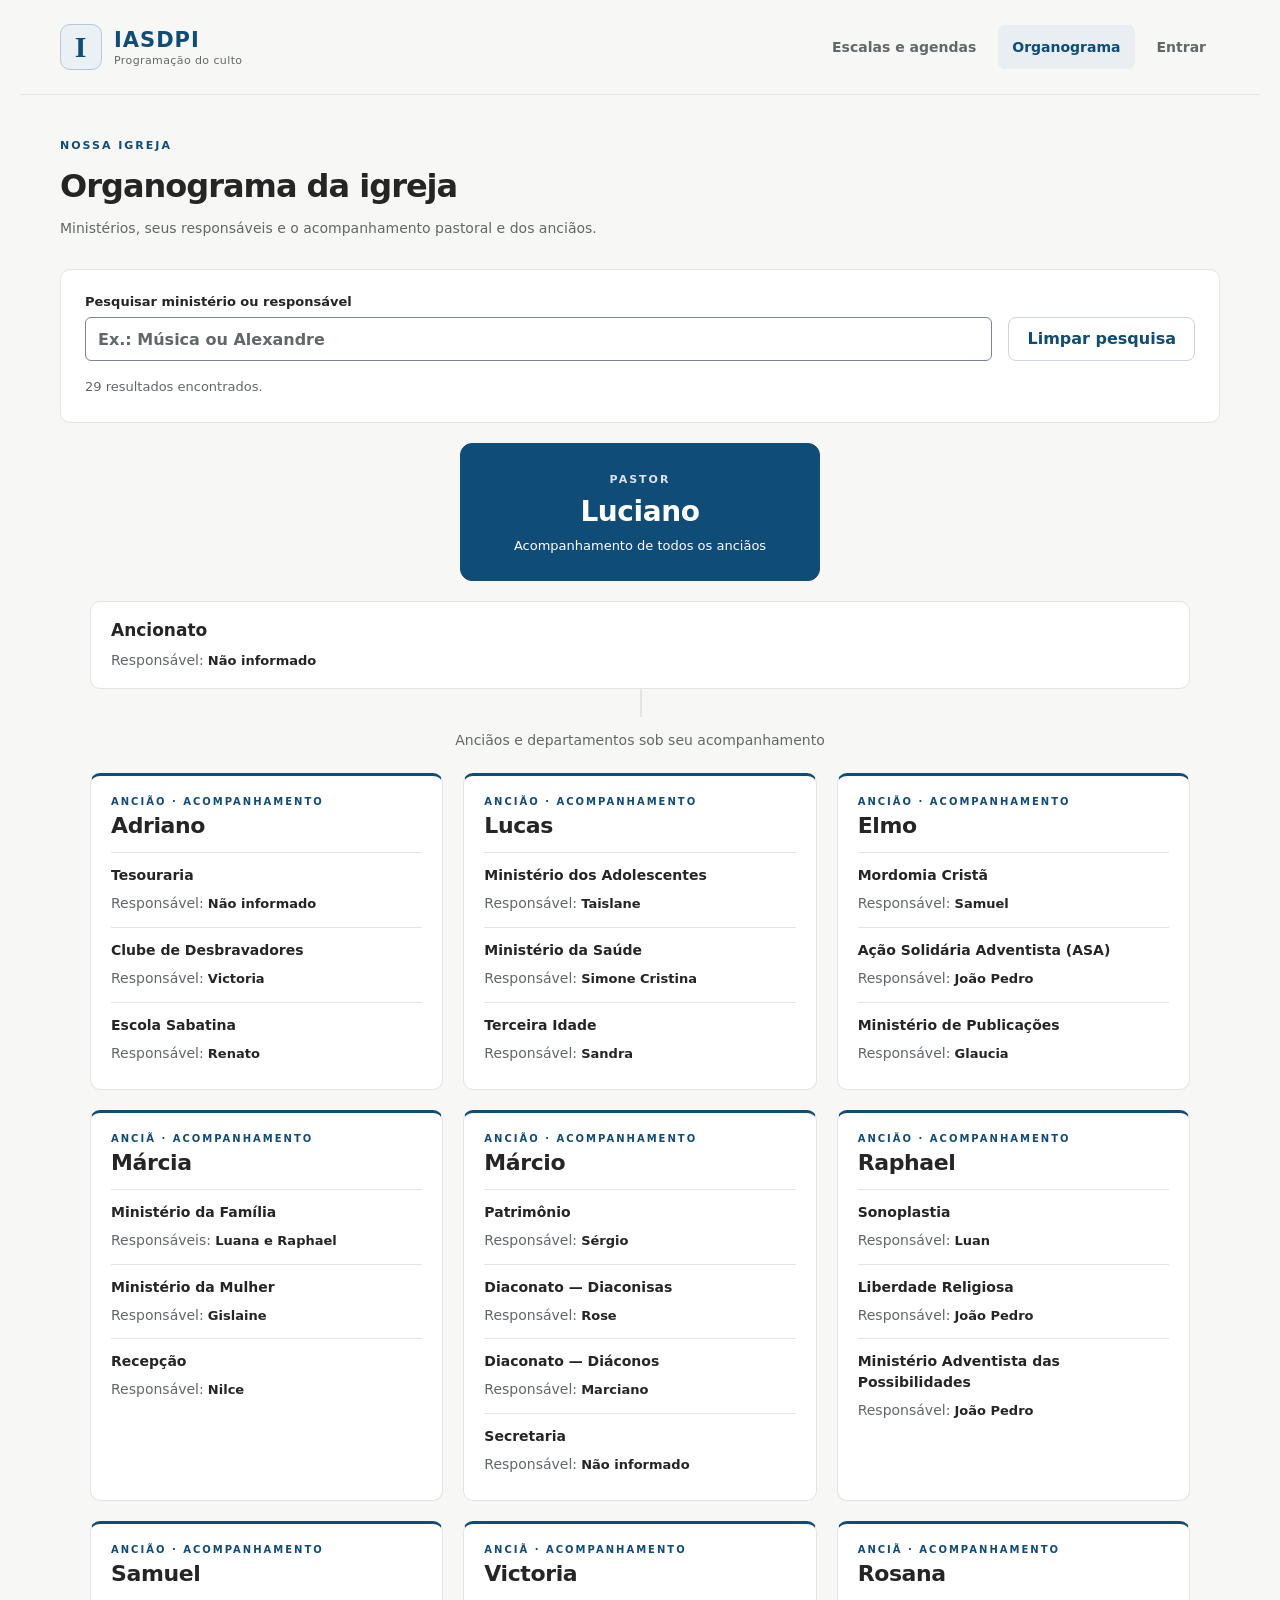
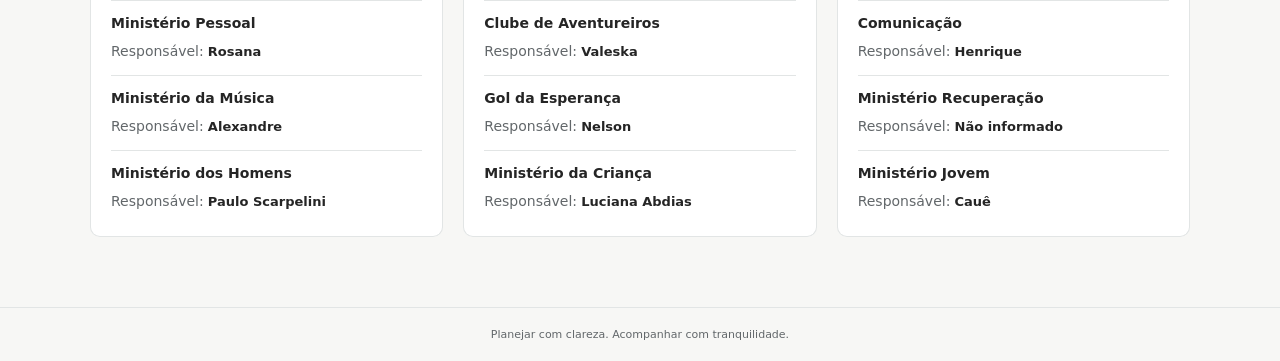
<file: index.html>
<!doctype html>
<html lang="pt-BR">
<head>
  <meta charset="utf-8">
  <meta http-equiv="Content-Security-Policy" content="default-src 'self'; script-src 'self'; style-src 'self' 'unsafe-inline'; connect-src 'self' https://pwbxksxxmnblqwpvlheu.supabase.co; img-src 'self' data:; object-src 'none'; base-uri 'none'; form-action 'self'">
  <meta name="viewport" content="width=device-width, initial-scale=1, viewport-fit=cover">
  <meta name="theme-color" content="#0F4C78">
  <title>IASDPI · Programação do culto</title>
  <link rel="stylesheet" data-release-style href="assets/styles-27cad1d6259b4478b510c76df590d5b03f0d729e766b48157c3795302ce385cc.css?v=27cad1d6259b4478" integrity="sha256-J8rR1iWbRHi1EMdt9ZDVsD8Ncp52a0gVfDeVMCzjhcw=" crossorigin="anonymous">
<script src="agenda-data.js?v=7fbd6d7aeb9fc600" defer></script>
  <script src="assets/loader-b4e28416bd18697fb71dae675db1ac6fea6251f9df33830efebdc6185e4a1dfb.js?v=b4e28416bd18697f" integrity="sha256-tOKEFr0YaX+3Ha5nXbGsb+piUfnfM4MO/r3GGF5KHfs=" crossorigin="anonymous" defer></script>
</head>
<body>
  <a class="skip-link" href="#app">Ir para o conteúdo</a>
  <header class="header">
    <a class="brand" href="#organization"><span class="brand-mark">I</span><span>IASDPI<small>Programação do culto</small></span></a>
    <nav aria-label="Navegação principal">
      <a href="#home" data-page="home" hidden>Início</a>
      <a href="#programs" data-page="programs" hidden>Programações</a>
      <a href="#actuals" data-page="actuals" hidden>Registrar culto</a>
      <a href="#tracking" data-page="tracking" hidden>Acompanhar</a>
      <a href="#agendas" data-page="agendas">Escalas e agendas</a>
      <a href="#organization" data-page="organization">Organograma</a>
      <a href="#archive" data-page="archive" hidden>Arquivo e banco</a>
      <a href="#history" data-page="history" hidden>Histórico</a>
      <a href="#trash" data-page="trash" hidden>Administração · Lixeira</a>
      <a href="#models" data-page="models" hidden>Administração · Modelos</a>
      <a href="#users" data-page="users" hidden>Administração · Usuários</a>
      <a href="#login" data-page="login">Entrar</a>
      <button type="button" id="auth-logout" hidden>Sair</button>
    </nav>
  </header>
  <section id="release-recovery" class="panel" role="status" aria-live="polite"><h2>Preparando IASDPI</h2><p data-release-message>Carregando a aplicação. Se a conexão falhar, tente recarregar; seus registros e rascunhos serão preservados.</p><button type="button" data-release-retry hidden>Tentar novamente</button> <a data-release-reload href="./?iasdpi-update=1">Recarregar página</a></section>
  <main id="app" tabindex="-1"><p class="empty">Carregando programações…</p></main>
  <div id="notice" role="status" aria-live="polite" hidden></div>
  <dialog id="duplicate-dialog">
    <form id="duplicate-form">
      <h2>Duplicar programação</h2>
      <p>Copiar o planejamento e a equipe, sem registros de execução.</p>
      <label><span class="field-label">Data da nova programação <span class="required-marker" aria-hidden="true">*</span><span class="sr-only"> (obrigatório)</span></span><input type="text" name="date" data-date-input inputmode="numeric" placeholder="dd/mm/aaaa" required></label>
      <div class="actions"><button type="button" data-action="close-dialog">Cancelar</button><button class="primary" type="submit">Duplicar</button></div>
    </form>
  </dialog>
  <dialog id="correct-date-dialog" aria-labelledby="correct-date-title"><div id="correct-date-preview"></div><div class="actions"><button type="button" id="correct-date-cancel">Cancelar</button><button type="button" class="primary" id="correct-date-confirm">Confirmar correção deste registro</button></div></dialog>
  <footer>Planejar com clareza. Acompanhar com tranquilidade.</footer>
</body>
</html>
</file>
<file: assets/styles-27cad1d6259b4478b510c76df590d5b03f0d729e766b48157c3795302ce385cc.css>
:root{--bg:#f7f7f5;--ink:#252525;--blue:#0f4c78;--green:#4f7a5a;--yellow:#d0a343;--red:#a94442;--muted:#62676a;--line:#e2e5e5;--white:#fff;font-family:system-ui,-apple-system,BlinkMacSystemFont,"Segoe UI",sans-serif;color:var(--ink);background:var(--bg);font-size:16px;font-synthesis:none}*{box-sizing:border-box}body{margin:0}button,input,textarea{font:inherit}button,a,input,textarea,summary{-webkit-tap-highlight-color:transparent}a{color:var(--blue);text-decoration:none}button{min-height:44px;border:1px solid #ccd5dc;border-radius:8px;background:white;color:var(--blue);padding:10px 18px;cursor:pointer;font-weight:600;line-height:1.3}button:hover{background:#eef3f6}button:disabled{opacity:.5;cursor:default}.primary{background:var(--blue);color:white;border-color:var(--blue)}.primary:hover{background:#0b3c61}.danger-text{color:var(--red)}:focus-visible{outline:3px solid #d0a343;outline-offset:3px}.header{max-width:1240px;padding:24px 40px;margin:auto;display:flex;align-items:center;justify-content:space-between;gap:30px;border-bottom:1px solid var(--line)}.brand{display:flex;align-items:center;gap:12px;font-size:21px;letter-spacing:1px;font-weight:750}.brand-mark{display:grid;place-items:center;border:1px solid #b5c8d5;background:#eaf0f4;border-radius:10px;width:42px;height:46px;font-family:Georgia,serif;font-size:30px}.brand small{display:block;font-size:11px;letter-spacing:.4px;font-weight:450;color:var(--muted);margin-top:2px}nav{display:flex;gap:8px}nav a{padding:11px 14px;border-radius:7px;color:var(--muted);font-size:14px;font-weight:600}nav a.selected{color:var(--blue);background:#e8eef2}main{max-width:1160px;margin:auto;padding:42px 32px 70px}h1,h2,h3,p{margin-top:0}h1{font-size:32px;letter-spacing:-1px;font-weight:650;line-height:1.2;margin-bottom:12px}h2{font-size:23px;letter-spacing:-.4px;font-weight:650}h3{font-size:21px;margin-bottom:6px}p{line-height:1.6}.eyebrow{font-size:11px;letter-spacing:2px;color:var(--blue);font-weight:750;margin-bottom:12px}.muted{color:var(--muted);font-size:14px}.page-heading{display:flex;align-items:center;justify-content:space-between;gap:20px;margin-bottom:30px}.page-heading p:last-child{margin-bottom:0}.featured{display:flex;justify-content:space-between;gap:30px;border:1px solid var(--line);border-radius:14px;background:white;padding:36px 40px;box-shadow:0 4px 20px #1e384604}.featured h2{font-size:32px;margin-bottom:8px}.date{text-transform:capitalize;color:var(--muted)}.large-time{font-size:34px;font-variant-numeric:tabular-nums;letter-spacing:-1px;margin-bottom:24px}.large-time span{color:#a3acb2;padding:0 12px}.featured-aside{min-width:210px;display:flex;flex-direction:column;align-items:center;justify-content:center;border-left:1px solid var(--line);gap:12px;color:var(--muted);font-size:14px}.featured-aside strong{font-size:56px;font-weight:500;color:var(--blue)}.featured-aside .eyebrow{margin:0}.section{margin-top:36px}.section-heading{display:flex;justify-content:space-between;align-items:center;gap:20px;margin:24px 0 14px}.section-heading h2{margin:0}.actions{display:flex;gap:12px;align-items:center;flex-wrap:wrap}.badge{display:inline-block;padding:6px 10px;border-radius:5px;font-size:12px;font-weight:600;white-space:nowrap}.badge.good{background:#edf3ed;color:#385b40}.badge.warning{background:#fbf2d9;color:#79580c}.badge.critical{background:#faeae8;color:#923b39}.badge.neutral{background:#eef0f0;color:#5c6468}.table-scroll{overflow:auto;background:white;border:1px solid var(--line);border-radius:10px}table{width:100%;border-collapse:collapse;text-align:left;font-size:14px}th{font-size:11px;text-transform:uppercase;letter-spacing:1px;color:var(--muted);padding:17px 20px;background:#fafbfa;white-space:nowrap}td{padding:18px 20px;border-top:1px solid var(--line)}td strong{font-weight:600}td small{display:block;margin-top:6px;color:var(--muted);font-size:12px;white-space:nowrap}.row-actions{white-space:nowrap}.row-actions button{margin:3px;font-size:12px;padding:8px 12px;min-height:40px}.empty{padding:54px 24px;border:1px dashed #c7d3da;text-align:center;border-radius:12px;color:var(--muted);background:#fcfcfa}.empty h2{color:var(--ink)}.empty button{margin:5px}.panel{background:white;border:1px solid var(--line);padding:24px;border-radius:10px;margin-bottom:20px}.form-grid{display:grid;grid-template-columns:2fr 1.4fr 1fr 1fr;gap:20px}.form-grid p{margin:0;grid-column:1/-1}label{display:flex;flex-direction:column;gap:8px;font-size:13px;font-weight:600}input,textarea{width:100%;padding:11px 12px;min-height:44px;border:1px solid #cdd3d6;border-radius:6px;background:white;color:var(--ink);font-size:16px}textarea{resize:vertical}summary{cursor:pointer;font-weight:600;min-height:24px}.team{grid-template-columns:repeat(4,1fr);margin-top:24px}.team-read{display:grid;grid-template-columns:repeat(4,1fr);gap:24px}dt{font-size:12px;color:var(--muted)}dd{margin:6px 0 0}.item-editor{border:1px solid var(--line);border-radius:10px;padding:20px;background:white;margin:18px 0}.item-editor legend{font-size:12px;font-weight:700;color:var(--blue);padding:0 8px}.item-fields{display:grid;grid-template-columns:1fr 2fr 1.5fr 1fr 1fr;gap:16px}.item-fields label:last-child{grid-column:1/-1}.item-controls{display:flex;gap:8px;margin-top:16px}.item-controls button{font-size:12px;min-height:38px}.item-controls .danger-text{margin-left:auto}.form-footer{margin:28px 0}.checkbox{flex-direction:row;align-items:center}.checkbox input{width:18px;min-height:18px;accent-color:var(--blue)}.planned-bar{display:flex;justify-content:space-between;align-items:center;margin-bottom:24px;font-size:14px;color:var(--muted)}.planned-bar strong{color:var(--ink);margin-left:8px;font-variant-numeric:tabular-nums}.metrics{display:grid;grid-template-columns:repeat(3,1fr);padding:24px 0;border-top:1px solid var(--line);border-bottom:1px solid var(--line)}.metrics>div{display:flex;flex-direction:column;padding-left:24px;border-left:1px solid var(--line);gap:5px}.metrics>div:first-child{border:0;padding-left:0}.metrics span{font-size:11px;letter-spacing:1.2px;color:var(--muted)}.metrics strong{font-size:36px;font-weight:650;letter-spacing:-1px;font-variant-numeric:tabular-nums}.metrics small{color:var(--muted);font-size:12px}.good{color:var(--green)}.warning{color:#906809}.critical{color:var(--red)}.context-line{font-size:13px;color:var(--muted);padding:12px 0;margin-bottom:12px}.current-activity{padding:32px;background:white;border:1px solid #d8e2e9;border-left:4px solid var(--blue);border-radius:10px}.current-activity h2{font-size:42px;line-height:1.15;letter-spacing:-1px;margin-bottom:12px;font-weight:650}.responsible{font-size:20px;color:var(--muted);margin-bottom:24px}.current-details{display:flex;gap:50px;margin-bottom:22px}.current-details>div{display:flex;flex-direction:column;gap:6px}.current-details span{font-size:12px;color:var(--muted)}.current-details strong{font-size:18px;font-weight:600;font-variant-numeric:tabular-nums}.current-activity>p:last-child{margin-bottom:0}.next-activity{display:flex;align-items:center;gap:26px;padding:24px 0;border-bottom:1px solid var(--line)}.next-activity>.eyebrow{margin:0;min-width:90px}.next-activity div{flex:1}.next-activity p{margin:0;color:var(--muted);font-size:14px}.next-activity>strong{font-size:22px;font-weight:550}.execution-actions{display:flex;gap:12px;margin-top:24px;flex-wrap:wrap}.execution-actions .big{flex:1;min-height:60px;font-size:18px}.pause-note{background:#fbf2d9;padding:14px;border-radius:8px;font-size:14px;margin-top:16px}.timeline{list-style:none;margin:0;padding:0}.block-label{font-size:11px;letter-spacing:1px;color:var(--blue);font-weight:750;text-transform:uppercase;padding:18px 0 12px}.timeline-row{display:flex;align-items:center;gap:18px;border-top:1px solid var(--line);padding:18px 10px}.timeline-row.active{background:#ebf1f5;border-radius:8px;border-color:transparent}.timeline-symbol{color:var(--green);width:20px}.timeline-time{font-size:16px;font-variant-numeric:tabular-nums;color:var(--ink);width:48px}.timeline-time small{display:block;color:var(--muted);font-size:12px;margin-top:6px}.timeline-content{display:flex;flex:1;flex-direction:column;gap:5px;min-width:0}.timeline-content strong{font-weight:600;font-size:16px}.timeline-content span,.timeline-content small{font-size:12px;color:var(--muted)}.notes-grid{display:grid;grid-template-columns:1fr 1fr;gap:20px;margin-bottom:16px}.summary-grid{display:grid;grid-template-columns:repeat(4,1fr);gap:0;border:1px solid var(--line);border-radius:10px;background:white;padding:8px 20px}.summary-grid>div{display:flex;flex-direction:column;gap:8px;padding:20px 10px}.summary-grid span{font-size:12px;color:var(--muted)}.summary-grid strong{font-size:24px;font-weight:600}footer{text-align:center;font-size:12px;color:#737b7f;padding:20px;border-top:1px solid var(--line)}#notice{position:fixed;bottom:24px;left:50%;transform:translateX(-50%);padding:16px 24px;max-width:90vw;background:var(--blue);color:white;border-radius:8px;box-shadow:0 4px 24px #0002;z-index:100;font-size:14px}#notice.error{background:var(--red)}dialog{border:1px solid var(--line);border-radius:12px;padding:30px;max-width:480px;width:calc(100% - 32px)}dialog::backdrop{background:#14283655}dialog .actions{margin-top:24px}dialog p{font-size:14px;color:var(--muted)}
@media(min-width:1200px){main{padding-left:0;padding-right:0}}
@media(max-width:900px){.header{padding:20px 24px;flex-direction:column;gap:20px;align-items:flex-start}nav{width:100%;justify-content:space-between}nav a{font-size:13px;padding:10px}.featured{padding:28px}.form-grid,.team{grid-template-columns:repeat(2,1fr)}.item-fields{grid-template-columns:repeat(2,1fr)}.item-fields label:nth-child(2){grid-column:2}.item-fields label:last-child{grid-column:1/-1}.team-read{grid-template-columns:repeat(2,1fr)}.summary-grid{grid-template-columns:repeat(2,1fr)}.current-activity h2{font-size:36px}}
@media(max-width:600px){.header{padding:16px 18px;gap:16px}.brand{font-size:19px}.brand-mark{height:38px;width:36px}nav{gap:0}nav a{font-size:11px;padding:10px 7px;min-height:38px}main{padding:28px 18px 50px}h1{font-size:27px}.page-heading{align-items:flex-start;flex-direction:column;margin-bottom:24px;gap:16px}.page-heading>button{align-self:stretch}.page-heading .muted{font-size:13px}.featured{padding:24px;display:block}.featured h2{font-size:27px}.featured-aside{display:none}.large-time{font-size:30px}.actions button{flex:1}.section-heading{align-items:flex-start;flex-direction:column;gap:10px}.section-heading .muted{font-size:12px}.form-grid{grid-template-columns:1fr 1fr;padding:18px;gap:16px}.form-grid>label:first-child{grid-column:1/-1}.team{padding:0;grid-template-columns:1fr 1fr}.team>label:first-child{grid-column:auto}.panel{padding:18px}.item-editor{padding:16px}.item-fields{gap:12px}.item-fields label:first-child,.item-fields label:nth-child(2),.item-fields label:nth-child(3){grid-column:1/-1}.item-controls{gap:6px}.item-controls button{padding:8px;min-height:42px}.checkbox{font-size:12px}.planned-bar{font-size:12px}.metrics{padding:20px 0}.metrics>div{padding-left:12px}.metrics span{font-size:9px;letter-spacing:.5px;min-height:24px;line-height:1.5}.metrics strong{font-size:27px;letter-spacing:-.8px}.metrics small{font-size:10px}.current-activity{padding:24px 20px}.current-activity h2{font-size:34px;overflow-wrap:anywhere}.responsible{font-size:18px}.current-details{gap:22px;flex-wrap:wrap}.current-details strong{font-size:16px}.current-details span{font-size:11px}.next-activity{gap:14px}.next-activity>.eyebrow{min-width:55px;font-size:9px;letter-spacing:1px}.next-activity h3{font-size:18px}.next-activity>strong{font-size:20px}.execution-actions .big{flex-basis:100%;min-height:64px}.execution-actions>button:not(.big){flex:1}.timeline-row{gap:12px;padding:16px 6px;flex-wrap:wrap}.timeline-content{flex-basis:calc(100% - 105px)}.timeline-row>.badge{margin-left:80px}.timeline-content strong{font-size:15px}.timeline-time{font-size:14px}.notes-grid{grid-template-columns:1fr}.summary-grid{padding:4px 10px}.summary-grid>div{padding:16px 10px}.summary-grid strong{font-size:22px}th,td{padding:14px}footer{font-size:11px}.context-line{font-size:12px}}
@media(prefers-reduced-motion:reduce){*{scroll-behavior:auto!important}}

.notes-grid label{margin-bottom:8px}
@media(max-width:600px){.execution-actions .big{position:fixed;bottom:14px;left:18px;right:18px;width:calc(100% - 36px);z-index:10;box-shadow:0 4px 20px #17354b30}body:has(.execution-actions){padding-bottom:92px}.execution-actions>button:not(.big){margin-top:0}}

.demo-banner{max-width:1160px;margin:16px auto 0;padding:12px 20px;background:#eaf0f4;border-radius:8px;color:#0f4c78;font-size:12px;text-align:center}@media(max-width:1200px){.demo-banner{margin:16px 18px 0}}
.form-note{padding:16px 20px;background:#fbf2d9;border-radius:8px;font-size:13px;color:#79580c}.actual-row{display:grid;grid-template-columns:1.3fr 1fr;gap:24px;border:1px solid var(--line);border-radius:10px;padding:22px 24px;margin:18px 0;background:white}.actual-row legend{padding:0 8px;font-size:12px;color:var(--blue);font-weight:600}.actual-description h3{font-size:18px;font-weight:400;line-height:1.4;margin-bottom:6px}.actual-description p{font-size:13px;color:var(--muted);margin-bottom:8px}.actual-description .badge{display:block;width:fit-content;margin-top:10px}.actual-inputs{display:grid;grid-template-columns:1fr 1fr;gap:14px;align-content:center}.actual-difference{grid-column:1/-1;font-size:12px}.manual-actions{margin:28px 0}.manual-actions button{min-height:52px}@media(max-width:600px){.actual-row{grid-template-columns:1fr;padding:18px;gap:18px}.actual-description h3{font-size:17px}.manual-actions button{flex-basis:100%}}
.adherence-section .table-scroll{margin-top:20px}.adherence-section .metrics strong{font-size:30px}.adherence-section>p:last-child{font-size:12px;margin-top:12px}@media(max-width:600px){.adherence-section .metrics strong{font-size:25px}}

.actual-time-field{min-width:0}.actual-time-field button{margin-top:8px;font-size:12px;padding:6px 12px}.actual-time-field input{min-width:0}

.activity-details{display:grid;grid-template-columns:1.2fr 1fr;gap:12px;margin-top:12px}.activity-details label{font-size:12px;gap:5px}.activity-details input,.activity-details select{font:inherit;font-size:13px;min-height:36px;padding:7px 9px;width:100%;border:1px solid #cdd3d6;border-radius:6px;background:white;color:var(--ink)}.activity-details input[name="responsible-name"]{margin-top:6px}.activity-details [hidden]{display:none}@media(max-width:420px){.activity-details{grid-template-columns:1fr 1fr;gap:8px}}
@media(max-width:600px){nav{flex-wrap:wrap;justify-content:flex-start}.activity-details{grid-template-columns:minmax(0,1.2fr) minmax(0,1fr)}.activity-details>div,.activity-details label{min-width:0}.actual-inputs{grid-template-columns:minmax(0,1fr) minmax(0,1fr)}}
/* Melhorias incrementais de navegação e formulários. */
.sr-only{position:absolute;width:1px;height:1px;padding:0;margin:-1px;overflow:hidden;clip:rect(0,0,0,0);white-space:nowrap;border:0}.skip-link{position:absolute;top:8px;left:16px;transform:translateY(-160%);padding:12px 18px;background:var(--blue);color:white;border-radius:6px;z-index:200}.skip-link:focus{transform:none}.page-heading>.actions{justify-content:flex-end;max-width:440px}.badge.complete{background:#e8eef2;color:var(--blue)}.featured-meta{display:flex;gap:12px;align-items:center;flex-wrap:wrap;margin-bottom:14px}.featured-meta .date{margin:0}.required-marker{color:var(--blue);margin-left:3px}.field-label{line-height:1.4}.ready-help{flex-basis:100%;margin:0;font-size:12px}.field-error{font-size:12px;color:var(--red);font-weight:400;line-height:1.5}[aria-invalid="true"]{border-color:var(--red);background:#fffafa}.form-error{padding:12px 16px;background:#faeae8;color:#923b39;border-radius:6px;font-size:13px}.item-editor{padding:16px 20px;margin:12px 0;min-width:0}.item-details summary{display:flex;align-items:center;gap:12px;list-style:none;min-height:48px}.item-details summary::-webkit-details-marker{display:none}.item-details summary::before{content:'›';font-size:24px;line-height:1;color:var(--blue);transition:transform .12s}.item-details[open] summary::before{transform:rotate(90deg)}.item-overview{flex:1;min-width:0;display:flex;flex-direction:column;gap:5px}.item-overview-title{font-weight:600;font-size:15px;overflow-wrap:anywhere}.item-overview-responsible{font-size:12px;color:var(--muted);font-weight:400}.item-edit-label{font-size:12px;color:var(--blue)}.item-details .item-fields{padding-top:18px}.item-controls{margin-top:12px}.item-controls button{min-height:44px}.item-fields>label,.form-grid>label{min-width:0}select{font:inherit}:focus-visible{outline-offset:2px}main:focus{outline:none}.row-actions{white-space:normal;min-width:240px}.row-actions button{min-height:44px}.activity-details input,.activity-details select{min-height:40px}footer{color:var(--muted);font-size:11px}
@media(max-width:900px){.page-heading{align-items:flex-start}.page-heading>.actions{max-width:360px}.featured-aside{min-width:160px}.featured{gap:20px}.item-overview-title{font-size:14px}.table-scroll{max-width:100%}}
@media(max-width:600px){nav{display:grid;grid-template-columns:repeat(3,minmax(0,1fr));gap:4px}nav a{display:flex;align-items:center;justify-content:center;text-align:center;min-height:44px;font-size:12px;padding:8px 6px;line-height:1.3}.header{gap:14px}.page-heading>.actions{width:100%;max-width:none}.page-heading>.actions button{flex:1 1 145px}.item-editor{padding:12px 14px}.item-controls{flex-wrap:wrap}.item-controls button{font-size:12px;padding:8px 10px}.item-controls .danger-text{margin-left:0}.item-fields{grid-template-columns:minmax(0,1fr) minmax(0,1fr)}.item-fields label:first-child,.item-fields label:nth-child(2),.item-fields label:nth-child(3){grid-column:1/-1}.item-details summary{gap:9px}.form-grid{grid-template-columns:minmax(0,1fr) minmax(0,1fr)}.ready-help{line-height:1.5}.form-footer>.primary{width:100%}.team-read{gap:16px}.team-read dd{overflow-wrap:anywhere}.actual-row{gap:16px}.large-time{font-size:28px}.row-actions{min-width:200px}.featured-meta .date{font-size:14px}}
@media(prefers-reduced-motion:reduce){.item-details summary::before{transition:none}}

.manual-actions{justify-content:flex-end;gap:12px}.manual-actions button{min-height:52px}.manual-actions .primary{padding-inline:24px}@media(max-width:600px){.manual-actions{flex-direction:column;align-items:stretch}.manual-actions button{width:100%;flex-basis:auto;min-height:54px}.manual-actions [name="finalize"]{order:-1}.actual-time-field button{min-height:44px;width:100%}.actual-time-field input{font-size:16px;min-height:48px}.activity-details input,.activity-details select{font-size:16px;min-height:44px}.actual-row{padding:16px;gap:16px}}@media(max-width:360px){.actual-inputs,.activity-details{grid-template-columns:minmax(0,1fr)}.actual-description h3{font-size:16px}}

.actual-row-actions{grid-column:1/-1;display:flex;gap:10px;flex-wrap:wrap;padding-top:8px;border-top:1px solid var(--line)}.actual-row-actions button{font-size:12px;min-height:40px;padding:8px 12px}.actual-description>[for],.actual-description>label{margin-bottom:8px}.actual-row[data-extra]{border-left:3px solid var(--blue)}@media(max-width:600px){.actual-row-actions button{width:100%;min-height:44px}.actual-row[data-extra] .actual-description>label input{font-size:16px}}

.agenda-filters{display:flex;align-items:flex-end;gap:24px;flex-wrap:wrap}.agenda-filters>label:first-child{min-width:220px}.agenda-filters select{font:inherit;border:1px solid #cdd3d6;border-radius:6px;background:white;color:var(--ink);padding:10px 12px;min-height:44px}.agenda-filters .checkbox{min-height:44px}.agenda-filters>.badge{margin-left:auto;margin-bottom:7px}.agenda-calendar{background:white;border:1px solid var(--line);border-radius:12px;padding:20px}.agenda-month{display:flex;align-items:center;justify-content:space-between;gap:12px;margin-bottom:20px}.agenda-month h2{margin:0;text-transform:capitalize;font-size:23px;text-align:center}.agenda-month button{font-size:24px;min-width:44px;padding:4px 14px}.calendar-weekdays,.calendar-days{display:grid;grid-template-columns:repeat(7,minmax(0,1fr));gap:6px}.calendar-weekdays{margin-bottom:8px;color:var(--muted);font-size:12px;text-align:center}.calendar-day{min-height:100px;min-width:0;text-align:left;display:flex;flex-direction:column;gap:7px;justify-content:flex-start;padding:10px;border-color:var(--line);color:var(--ink);font-weight:400}.calendar-number{font-weight:600;font-size:14px}.calendar-person{font-size:12px;line-height:1.4;overflow-wrap:anywhere;color:var(--blue)}.calendar-day.scheduled{background:#eef3f6;border-color:#c6d7e3}.calendar-day.selected-day{outline:2px solid var(--blue);outline-offset:-2px}.calendar-day[aria-current="date"] .calendar-number{text-decoration:underline;text-underline-offset:4px}.agenda-selected{margin-top:18px;margin-bottom:0}.agenda-selected .eyebrow{display:block;margin-bottom:10px}.agenda-selected h2{font-size:19px;text-transform:capitalize;margin-bottom:10px}.agenda-selected p{margin-bottom:0}.agenda-list{list-style:none;padding:0;margin:0;border:1px solid var(--line);border-radius:10px;background:white;overflow:hidden}.agenda-list li+li{border-top:1px solid var(--line)}.agenda-list button{width:100%;border:0;border-radius:0;text-align:left;display:flex;justify-content:space-between;align-items:center;gap:20px;padding:18px 20px;font-size:14px;font-weight:400;color:var(--ink)}.agenda-list button span{text-transform:capitalize}.agenda-list strong{font-weight:600;color:var(--blue)}@media(max-width:900px){.header nav{flex-wrap:wrap;justify-content:flex-start;gap:4px}.calendar-day{min-height:94px;padding:8px}}@media(max-width:600px){.header nav{display:grid;grid-template-columns:repeat(3,minmax(0,1fr))}.agenda-filters{gap:12px;padding:16px}.agenda-filters>label:first-child{width:100%;min-width:0}.agenda-filters>.badge{margin-left:0}.agenda-calendar{padding:12px 8px}.agenda-month h2{font-size:19px}.calendar-weekdays,.calendar-days{gap:3px}.calendar-weekdays{font-size:10px}.calendar-day{padding:6px 4px;min-height:90px}.calendar-person{font-size:10px;display:-webkit-box;-webkit-line-clamp:3;-webkit-box-orient:vertical;overflow:hidden}.calendar-number{font-size:13px}.agenda-list button{flex-direction:column;align-items:flex-start;gap:7px;padding:14px 16px}.agenda-selected{padding:16px}.agenda-selected h2{font-size:17px}}
.agenda-source{line-height:1.7}.agenda-toolbar{padding:20px}.agenda-toolbar .agenda-month{margin-bottom:16px}.agenda-controls{display:flex;align-items:flex-end;gap:12px;flex-wrap:wrap}.agenda-controls label{width:190px}.agenda-controls button{min-height:46px}.agenda-view{display:flex;gap:4px;margin-left:auto}.agenda-view [aria-pressed="true"]{background:var(--blue);color:white;border-color:var(--blue)}.agenda-responsibles{display:grid;grid-template-columns:1fr 1fr;gap:16px}.agenda-responsibles .panel{margin-bottom:16px}.agenda-responsibles h2{font-size:23px;margin-bottom:10px;overflow-wrap:anywhere}.agenda-responsibles p:last-child{margin-bottom:0}.agenda-weeks ul{list-style:none;padding:0;margin:16px 0 0}.agenda-weeks li{display:flex;justify-content:space-between;gap:20px;padding:12px 0;border-top:1px solid var(--line);font-size:14px}.agenda-weeks li span{color:var(--muted)}.calendar-event-title{font-size:11px;line-height:1.4;overflow-wrap:anywhere;color:var(--muted)}.church-events{list-style:none;padding:0;margin:0;border:1px solid var(--line);border-radius:10px;overflow:hidden;background:white}.church-events>li{display:grid;grid-template-columns:240px 1fr;gap:20px;padding:20px}.church-events>li+li{border-top:1px solid var(--line)}.church-event-date{display:flex;flex-direction:column;gap:9px;font-size:13px;color:var(--muted)}.church-event-date strong{color:var(--blue);font-size:15px}.church-event-body{min-width:0}.church-event-body h3{font-size:19px;font-weight:600;margin-bottom:8px;overflow-wrap:anywhere}.church-event-body p{font-size:13px;color:var(--muted);margin-bottom:8px;overflow-wrap:anywhere}.agenda-flags{display:flex;flex-wrap:wrap;gap:6px;margin-top:8px}.agenda-flags .badge{white-space:normal}.agenda-filters select{max-width:100%}.agenda-filters>label{max-width:100%}@media(max-width:900px){.church-events>li{grid-template-columns:190px 1fr}.agenda-weeks li{flex-direction:column;gap:6px}.agenda-responsibles h2{font-size:20px}}@media(max-width:600px){.agenda-controls>label{width:100%}.agenda-controls{gap:10px}.agenda-controls>button{flex:1}.agenda-view{width:100%;margin-left:0}.agenda-view button{flex:1}.agenda-toolbar{padding:16px}.agenda-responsibles{grid-template-columns:1fr;gap:0}.agenda-responsibles .panel{padding:18px}.church-events>li{grid-template-columns:minmax(0,1fr);gap:12px;padding:16px}.church-event-date{gap:6px}.calendar-event-title{display:none}.agenda-filters>label{width:100%;min-width:0}.agenda-source{font-size:12px}.agenda-month h2{font-size:18px}.agenda-weeks li span{overflow-wrap:anywhere}.agenda-weeks li{font-size:13px}.agenda-controls input{font-size:16px}}

#backup-restore-form{display:grid;gap:16px}#backup-restore-form input[type="file"]{max-width:100%;font-size:13px}#cloud-login-form input{min-width:0}@media(max-width:600px){#backup-export-form button,#backup-restore-form button,#cloud-login-form button{width:100%}}

/* Hierarquia: pastor acima dos anciãos, com departamentos em cada grupo. */
.organization{max-width:1100px;margin:0 auto}.organization-pastor{position:relative;max-width:360px;margin:0 auto;padding:24px;text-align:center;border:1px solid var(--blue);border-radius:12px;background:var(--blue);color:white}.organization-pastor .eyebrow{color:inherit;opacity:.85}.organization-pastor h2{color:inherit;font-size:28px;margin:8px 0}.organization-pastor p{font-size:13px;margin:0;line-height:1.5}.organization-level{position:relative;margin:0;padding:40px 0 22px;text-align:center;font-size:14px;color:var(--muted)}.organization-level::before{content:"";position:absolute;top:0;left:50%;height:28px;border-left:2px solid var(--line)}.organization-elders{list-style:none;padding:0;margin:0;display:grid;grid-template-columns:repeat(3,minmax(0,1fr));gap:20px}.organization-elder{min-width:0;background:white;border:1px solid var(--line);border-top:3px solid var(--blue);border-radius:10px;overflow:hidden}.organization-elder-heading{padding:20px 20px 14px}.organization-elder-heading .eyebrow{font-size:10px;margin-bottom:6px;display:block}.organization-elder h2{font-size:22px;margin:0;overflow-wrap:anywhere}.organization-departments{list-style:none;padding:0 20px 12px;margin:0}.organization-departments li{border-top:1px solid var(--line);padding:12px 0;font-size:14px;line-height:1.5;overflow-wrap:anywhere}@media(max-width:900px){.organization-elders{grid-template-columns:repeat(2,minmax(0,1fr));gap:16px}}@media(max-width:600px){.organization-elders{grid-template-columns:minmax(0,1fr)}.organization-pastor{max-width:100%;padding:20px}.organization-level{padding-bottom:18px}.organization-elder-heading{padding:18px 18px 12px}.organization-departments{padding:0 18px 8px}}

[hidden]{display:none!important}.auth-panel{max-width:480px;margin:0 auto}.auth-panel form{display:grid;gap:18px}.auth-panel details{font-size:13px}.auth-panel button{min-height:48px}#auth-logout{align-self:center;min-height:44px}@media(max-width:600px){.auth-panel{padding:20px}.auth-panel input{font-size:16px}}

.users-inline{display:flex;gap:16px;align-items:end;flex-wrap:wrap}.users-inline label{flex:1;min-width:200px}.users-result{padding-top:16px}.users-list{list-style:none;padding:0;margin:0;border:1px solid var(--line);border-radius:10px;background:white}.users-list>li{padding:18px;border-bottom:1px solid var(--line)}.users-list>li:last-child{border-bottom:0}.users-list small{display:block;color:var(--muted);margin-top:6px}.user-access-form{display:grid;grid-template-columns:minmax(180px,1fr) 170px auto auto;align-items:end;gap:16px}.user-access-form strong,.users-inline strong{overflow-wrap:anywhere}.user-access-form select{width:100%;padding:10px;border:1px solid var(--line);border-radius:6px;background:white;min-height:44px}.auth-panel hr{margin:28px 0;border:0;border-top:1px solid var(--line)}#users-invite-link{margin-top:12px}@media(max-width:900px){.user-access-form{grid-template-columns:1fr 1fr}.user-access-form>div{grid-column:1/-1}}@media(max-width:600px){.users-inline{align-items:stretch;flex-direction:column}.users-inline label{min-width:0;width:100%}.user-access-form{grid-template-columns:1fr}.user-access-form button,.users-inline button{width:100%}.user-access-form input,.user-access-form select{font-size:16px}}
.date-correction-json{white-space:pre-wrap;overflow-wrap:anywhere;max-height:20rem;overflow:auto}
#correct-date-dialog{width:min(60rem,95vw);max-height:90vh;overflow:auto}
.activity-status,.subactivities{grid-column:1/-1;min-width:0}.activity-status select{max-width:22rem}
.subactivities:empty{display:none}.subactivity{min-width:0;margin:12px 0 0 18px;padding:14px;border:1px solid #cbd8e1;border-left:4px solid var(--blue);border-radius:8px;background:#f7fafc}.subactivity legend{font-size:13px;color:var(--blue)}.subactivity>label{display:block;margin:10px 0}.subactivities-summary{padding-left:20px;margin:10px 0;font-size:13px;border-left:2px solid #cbd8e1}.subactivities-summary li{margin:8px 0}.subactivities-summary small{display:block}
@media(max-width:600px){.subactivity{margin-left:6px;padding:12px}.subactivity .notes-grid{grid-template-columns:minmax(0,1fr)}.subactivity input{width:100%;min-width:0;font-size:16px}}
.activity-details textarea{font-size:16px;min-height:44px;width:100%;resize:vertical}

/* Lote 1: recuperação local de edição, sem alterar a navegação existente. */
.drafts-notice{max-width:1096px;margin:16px auto;padding:16px 20px;background:#eaf0f4;border:1px solid var(--line);border-radius:8px}.drafts-notice p{font-size:13px;margin:12px 0}.drafts-notice button{margin:4px;max-width:100%;overflow-wrap:anywhere}.draft-feedback,.draft-offer{margin:12px 0}.draft-offer button{margin:4px}.draft-preview{white-space:pre-wrap;overflow-wrap:anywhere;max-height:320px;overflow:auto}@media(max-width:600px){.drafts-notice{margin:12px 18px;padding:14px}.drafts-notice button,.draft-offer button{width:100%;margin:4px 0}}

/* Lote 3: contenção pelo layout, sem esconder overflow do documento. */
.header{flex-wrap:wrap;gap:18px 24px}.header .brand{flex:0 1 auto;min-width:0}.brand-mark{flex-shrink:0}.header nav{flex:1 1 680px;min-width:0;max-width:100%;flex-wrap:wrap;justify-content:flex-end;align-items:center}.header nav a{min-width:0;min-height:44px;display:flex;align-items:center;overflow-wrap:anywhere}.header nav button{flex-shrink:0}
main,.page-heading>*,.section-heading>*,.featured>*,.planned-bar>*,.metrics>div,.summary-grid>div,.notes-grid>*,.actual-description,.actual-inputs,.activity-details>*,.user-access-form>*{min-width:0}
main :is(h1,h2,h3,p,dt,dd,legend,small,strong,.badge,.responsible,.timeline-content){overflow-wrap:anywhere}
button{max-width:100%;white-space:normal;overflow-wrap:anywhere}input,select,textarea{max-width:100%;min-width:0}select{min-height:44px}.badge{white-space:normal}fieldset{min-inline-size:0;max-width:100%}
.form-grid{grid-template-columns:minmax(0,2fr) minmax(0,1.4fr) repeat(2,minmax(0,1fr))}.team,.team-read{grid-template-columns:repeat(4,minmax(0,1fr))}.notes-grid{grid-template-columns:repeat(2,minmax(0,1fr))}.metrics{grid-template-columns:repeat(3,minmax(0,1fr))}.summary-grid{grid-template-columns:repeat(4,minmax(0,1fr))}.actual-row{min-width:0;grid-template-columns:minmax(0,1.3fr) minmax(0,1fr)}.actual-inputs{grid-template-columns:repeat(2,minmax(0,1fr))}.activity-details{grid-template-columns:minmax(0,1.2fr) minmax(0,1fr)}.actual-row-actions button,.activity-details :is(input,select){min-height:44px}
.table-scroll{min-width:0;max-width:100%;overflow-x:auto;overscroll-behavior-x:contain;-webkit-overflow-scrolling:touch}.table-scroll td small{white-space:normal}.table-scroll:focus-visible{outline:3px solid var(--yellow);outline-offset:3px}.table-scroll table{min-width:100%}.timeline-symbol,.timeline-time{flex-shrink:0}.timeline-row>.badge{max-width:100%}.user-access-form{grid-template-columns:minmax(0,1fr) minmax(140px,170px) auto auto}.users-inline label{min-width:min(200px,100%)}
html{scroll-padding-block-end:calc(var(--registration-bar-height,0px) + var(--registration-viewport-inset,0px) + 20px)}
#actuals-form{padding-bottom:calc(var(--registration-bar-height,100px) + var(--registration-viewport-inset,0px) + 24px)}#actuals-form :is(input,select,textarea,button){scroll-margin-block:16px calc(var(--registration-bar-height,0px) + var(--registration-viewport-inset,0px) + 20px)}
.registration-savebar{position:fixed;inset-inline:0;bottom:var(--registration-viewport-inset,0px);z-index:30;display:flex;align-items:center;justify-content:space-between;gap:16px;width:min(100%,1160px);margin-inline:auto;padding:12px 24px calc(12px + env(safe-area-inset-bottom,0px));padding-left:max(24px,env(safe-area-inset-left,0px));padding-right:max(24px,env(safe-area-inset-right,0px));background:var(--white);border:1px solid var(--line);border-bottom:0;border-radius:10px 10px 0 0;box-shadow:0 -3px 16px #17354b12}.registration-savebar p{margin:0;min-width:0;font-size:13px;line-height:1.45;color:var(--muted)}.registration-savebar button{flex:0 0 auto;min-height:48px;max-width:45%}.registration-savebar[data-state="dirty"] p{color:#79580c}.registration-savebar[data-state="error"]{border-top:3px solid var(--red)}.registration-savebar[data-state="error"] p{color:var(--red)}.registration-savebar[data-state="saved"] p{color:#385b40}.registration-savebar[data-state="saving"]{border-top:3px solid var(--blue)}body:has(#actuals-form) #notice{bottom:calc(var(--registration-bar-height,100px) + var(--registration-viewport-inset,0px) + 12px)}
@media(max-width:1100px){.header{align-items:flex-start}.header nav{flex-basis:100%;justify-content:flex-start}}
@media(max-width:900px){.header nav{flex:none;width:100%}.form-grid,.team,.team-read,.summary-grid,.user-access-form{grid-template-columns:repeat(2,minmax(0,1fr))}.user-access-form>div{grid-column:1/-1}.current-activity h2{overflow-wrap:anywhere}}
@media(max-width:600px){.header nav{display:grid;grid-template-columns:repeat(3,minmax(0,1fr))}.header nav a{justify-content:center}.form-grid{grid-template-columns:repeat(2,minmax(0,1fr))}.notes-grid,.actual-row,.user-access-form{grid-template-columns:minmax(0,1fr)}.metrics{grid-template-columns:minmax(0,1fr);gap:16px}.metrics>div,.metrics>div:first-child{border:0;padding:0}.metrics>div+div{border-top:1px solid var(--line);padding-top:16px}.metrics span{min-height:0}.metrics strong,.adherence-section .metrics strong{font-size:28px}.metrics small{font-size:12px}.actual-inputs{grid-template-columns:repeat(2,minmax(0,1fr))}.actual-description h3{font-size:17px}.current-activity h2{font-size:30px}.activity-details{grid-template-columns:minmax(0,1fr)}.actual-time-field input{font-variant-numeric:tabular-nums;padding-inline:8px}.timeline-row>.badge{margin-left:0}.planned-bar{flex-wrap:wrap;gap:10px}.execution-actions .big{min-height:56px;bottom:calc(12px + env(safe-area-inset-bottom,0px))}.registration-savebar{gap:12px;padding:10px 16px calc(10px + env(safe-area-inset-bottom,0px));padding-left:max(16px,env(safe-area-inset-left,0px));padding-right:max(16px,env(safe-area-inset-right,0px))}.registration-savebar p{font-size:12px}.registration-savebar button{flex-basis:138px;padding:10px 12px}.manual-actions [name="finalize"]{order:0}.manual-actions{gap:16px}.notes-grid label{gap:8px}.subactivity .notes-grid{grid-template-columns:minmax(0,1fr)}}
@media(max-width:600px){input,select,textarea{font-size:16px}.execution-actions .big{bottom:calc(12px + env(safe-area-inset-bottom,0px) + var(--registration-viewport-inset,0px))}body:has(.execution-actions){padding-bottom:calc(var(--registration-bar-height,64px) + var(--registration-viewport-inset,0px) + env(safe-area-inset-bottom,0px) + 40px)}body:has(.execution-actions) #notice{bottom:calc(var(--registration-bar-height,64px) + var(--registration-viewport-inset,0px) + env(safe-area-inset-bottom,0px) + 24px)}}

/* Lote 4: controles e foco com contraste, mantendo os componentes existentes. */
select[name="template-id"],select[name="record-id"],select[name="program-id"]{display:block;width:100%;min-height:48px;padding:11px 12px;font-family:inherit;font-size:16px;line-height:1.4;color:var(--ink);background:var(--white);border:1px solid #7a8790;border-radius:6px}
input,select,textarea{border-color:#7a8790}input::placeholder,textarea::placeholder{color:var(--muted);opacity:1}:focus-visible,.table-scroll:focus-visible{outline:3px solid var(--blue);outline-offset:3px}main p a{text-decoration:underline;text-underline-offset:.18em}
.conflict-dialog{width:min(1100px,calc(100% - 24px));max-width:1100px;max-height:calc(100dvh - 24px);overflow:auto;padding:24px}.conflict-dialog p{overflow-wrap:anywhere}.conflict-dialog .table-scroll{max-height:50dvh}.conflict-dialog table{min-width:720px}.conflict-dialog th[scope="row"]{white-space:normal;text-transform:none;letter-spacing:normal;min-width:180px;color:var(--ink);font-size:13px}.conflict-dialog th small{display:block;color:var(--muted);font-weight:400;margin-top:8px}.conflict-dialog pre{white-space:pre-wrap;overflow-wrap:anywhere;max-width:22rem;font:inherit;margin:0}.conflict-choice{min-width:44px;min-height:44px;justify-content:center;align-items:center}.conflict-choice input{width:22px;min-height:22px;accent-color:var(--blue)}.conflict-actions{position:sticky;bottom:-24px;padding:16px 0 calc(16px + env(safe-area-inset-bottom,0px));background:white;border-top:1px solid var(--line)}.conflict-feedback{margin:12px 0}.conflict-dialog::backdrop{background:#14283680}@media(max-width:600px){.conflict-dialog{padding:16px}.conflict-actions{bottom:-16px;gap:8px}.conflict-actions button{flex:1 1 140px}.conflict-dialog .table-scroll{max-height:40dvh}}

/* Lote 5: filtros sem reduzir os alvos de toque. */
.history-filters-grid{display:grid;grid-template-columns:minmax(0,2fr) repeat(2,minmax(0,1fr));gap:16px}#history-filters .actions{margin-top:16px}#history-filters .muted{margin:12px 0 0}.history-context{overflow-wrap:anywhere}@media(max-width:600px){.history-filters-grid{grid-template-columns:minmax(0,1fr)}#history-filters .actions button{flex:1 1 140px}}

.agenda-source p{margin:8px 0}.auth-panel a{text-decoration:underline;text-underline-offset:.18em}

/* Ministérios e escalas públicas: mesmo organograma, com liderança identificada. */
.organization-search{display:grid;grid-template-columns:minmax(0,1fr) auto;gap:16px;align-items:end}.organization-search label{margin:0;min-width:0}.organization-search input{font-size:16px;min-height:44px}.organization-search p{grid-column:1/-1;margin:0;font-size:13px}.organization-ancionato{margin-top:20px;padding:16px 20px;background:white;border:1px solid var(--line);border-radius:10px}.organization-ministry-name{font-size:14px;line-height:1.5;font-weight:600;margin:0 0 6px;overflow-wrap:anywhere}.organization-responsible{font-size:13px;line-height:1.6;margin:0;overflow-wrap:anywhere}.organization-responsible strong{font-weight:600}.organization-ancionato .organization-ministry-name{font-size:17px}
.agenda-list .ministry-shift{display:grid;grid-template-columns:150px minmax(110px,.6fr) minmax(0,1fr);gap:12px 20px;min-height:72px}.ministry-shift-date time,.ministry-shift-date small{display:block;line-height:1.6}.ministry-shift-date time{font-weight:600}.ministry-shift-date small,.ministry-shift-department{color:var(--muted);font-size:13px}.ministry-shift strong,.ministry-shift-department{overflow-wrap:anywhere}.schedule-instruction{font-weight:500}
@media(max-width:600px){.organization-search{grid-template-columns:minmax(0,1fr);gap:12px}.organization-search button{justify-self:start}.organization-search p{grid-column:1}.agenda-list .ministry-shift{grid-template-columns:110px minmax(0,1fr);gap:4px 12px;align-items:center}.ministry-shift-date{grid-column:1;grid-row:1/3}.ministry-shift-department{grid-column:2;grid-row:1}.ministry-shift strong{grid-column:2;grid-row:2}}

:root{--iasdpi-release-style:ready}
</file>
